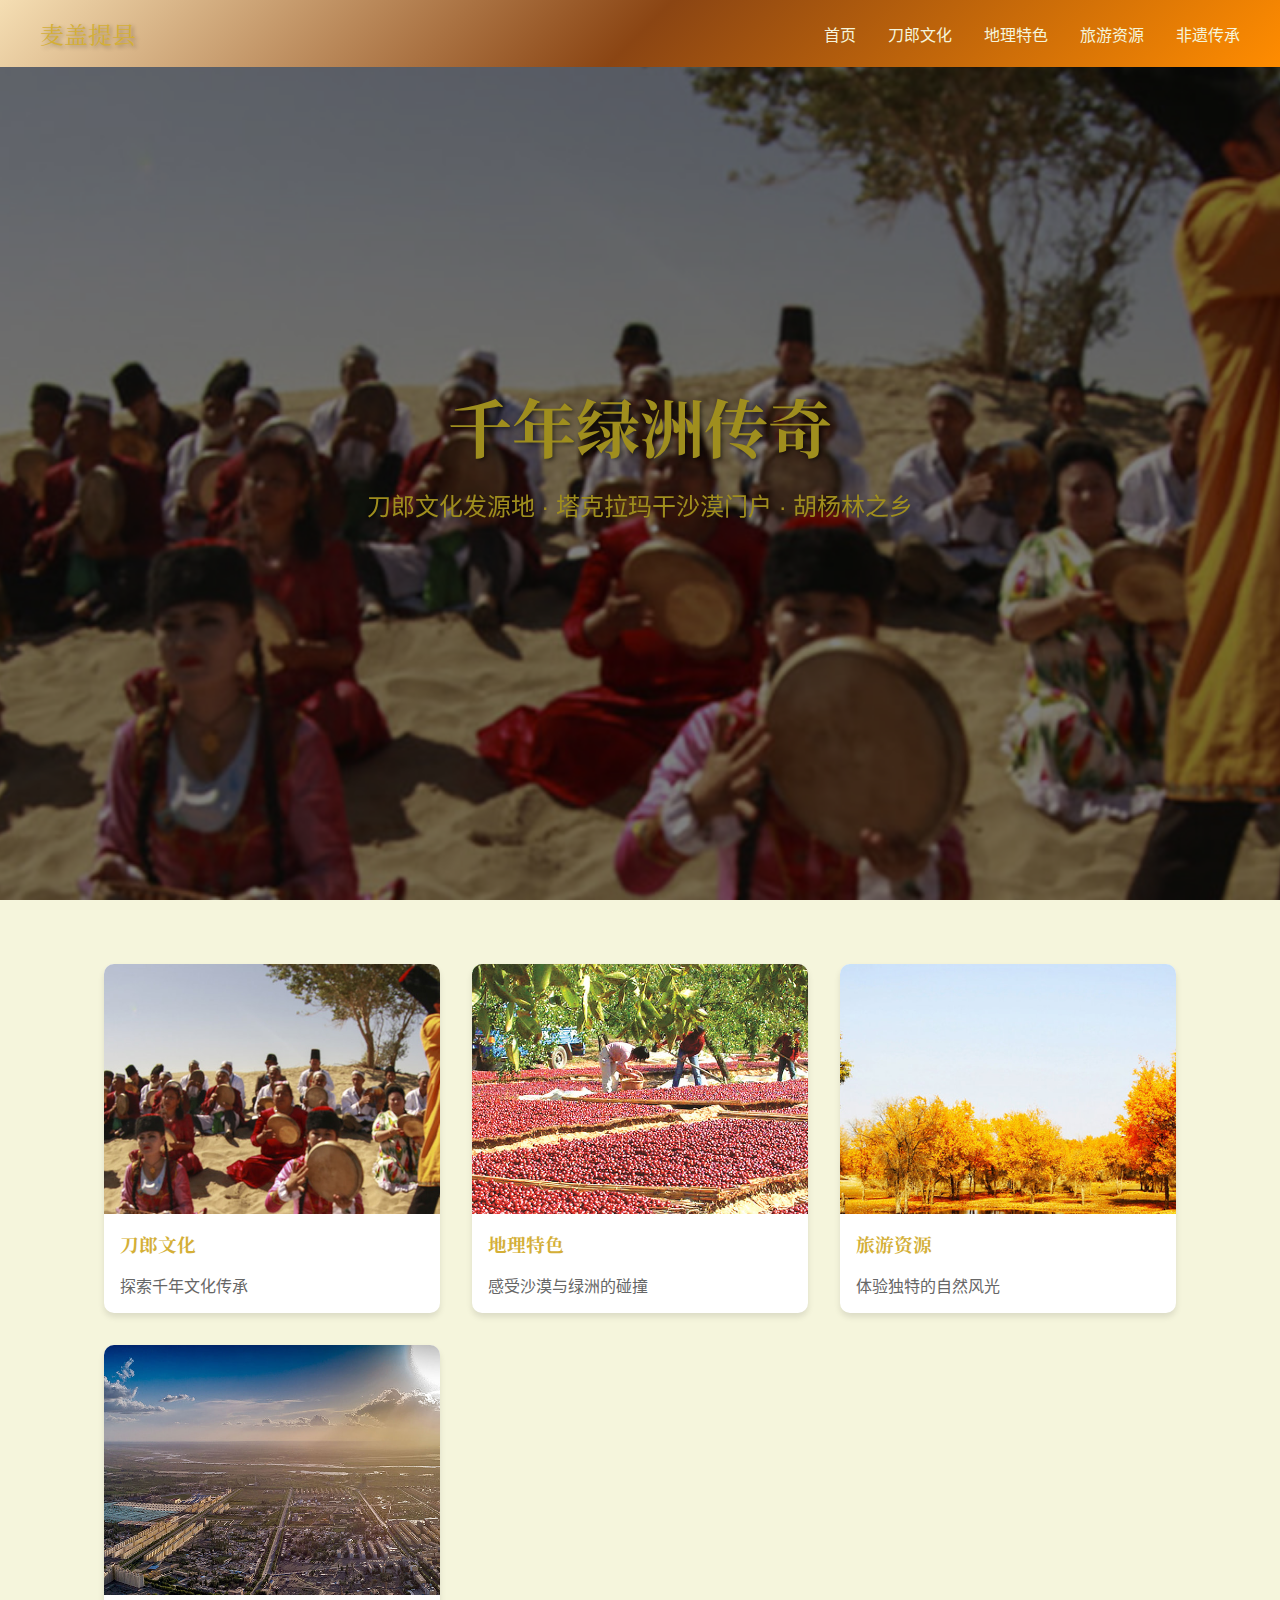
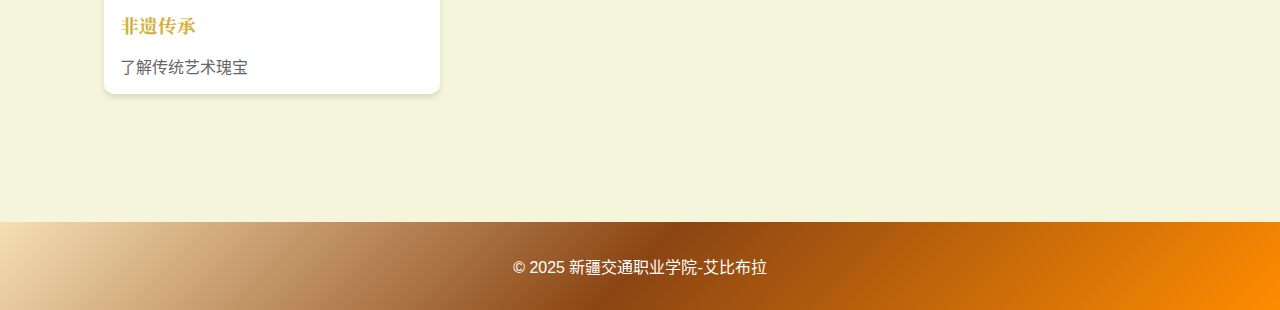
<file: index.html>
<!DOCTYPE html>
<html lang="zh-CN">
<head>
    <meta charset="UTF-8">
    <meta name="viewport" content="width=device-width, initial-scale=1.0, maximum-scale=1.0, user-scalable=no">
    <title>麦盖提县 - 刀郎文化发源地</title>
    <link rel="stylesheet" href="style.css">
    <link href="https://fonts.googleapis.com/css2?family=Noto+Serif+SC:wght@400;700&family=HarmonyOS+Sans:wght@300;400;500&display=swap" rel="stylesheet">
    <link rel="stylesheet" href="https://cdnjs.cloudflare.com/ajax/libs/font-awesome/6.0.0/css/all.min.css">
</head>
<body>
    <header class="header">
        <nav class="nav">
            <div class="logo">麦盖提县</div>
            <button class="mobile-menu-btn">
                <i class="fas fa-bars"></i>
            </button>
            <ul class="nav-links">
                <li><a href="index.html">首页</a></li>
                <li><a href="culture.html">刀郎文化</a></li>
                <li><a href="geography.html">地理特色</a></li>
                <li><a href="tourism.html">旅游资源</a></li>
                <li><a href="heritage.html">非遗传承</a></li>
            </ul>
        </nav>
    </header>

    <main>
        <section id="home" class="hero">
            <div class="hero-content">
                <h1>千年绿洲传奇</h1>
                <p>刀郎文化发源地 · 塔克拉玛干沙漠门户 · 胡杨林之乡</p>
            </div>
        </section>

        <section id="quick-access" class="quick-access">
            <div class="card">
                <img src="header_bj.jpg" alt="刀郎文化">
                <h3>刀郎文化</h3>
                <p>探索千年文化传承</p>
            </div>
            <div class="card">
                <img src="header_bj2.jpg" alt="地理特色">
                <h3>地理特色</h3>
                <p>感受沙漠与绿洲的碰撞</p>
            </div>
            <div class="card">
                <img src="header_bj3.jpg" alt="旅游资源">
                <h3>旅游资源</h3>
                <p>体验独特的自然风光</p>
            </div>
            <div class="card">
                <img src="header_bj4.jpg" alt="非遗传承">
                <h3>非遗传承</h3>
                <p>了解传统艺术瑰宝</p>
            </div>
        </section>
    </main>

    <footer>
        <p>&copy; 2025 新疆交通职业学院-艾比布拉</p>
    </footer>

    <script src="main.js"></script>
</body>
</html>
</file>
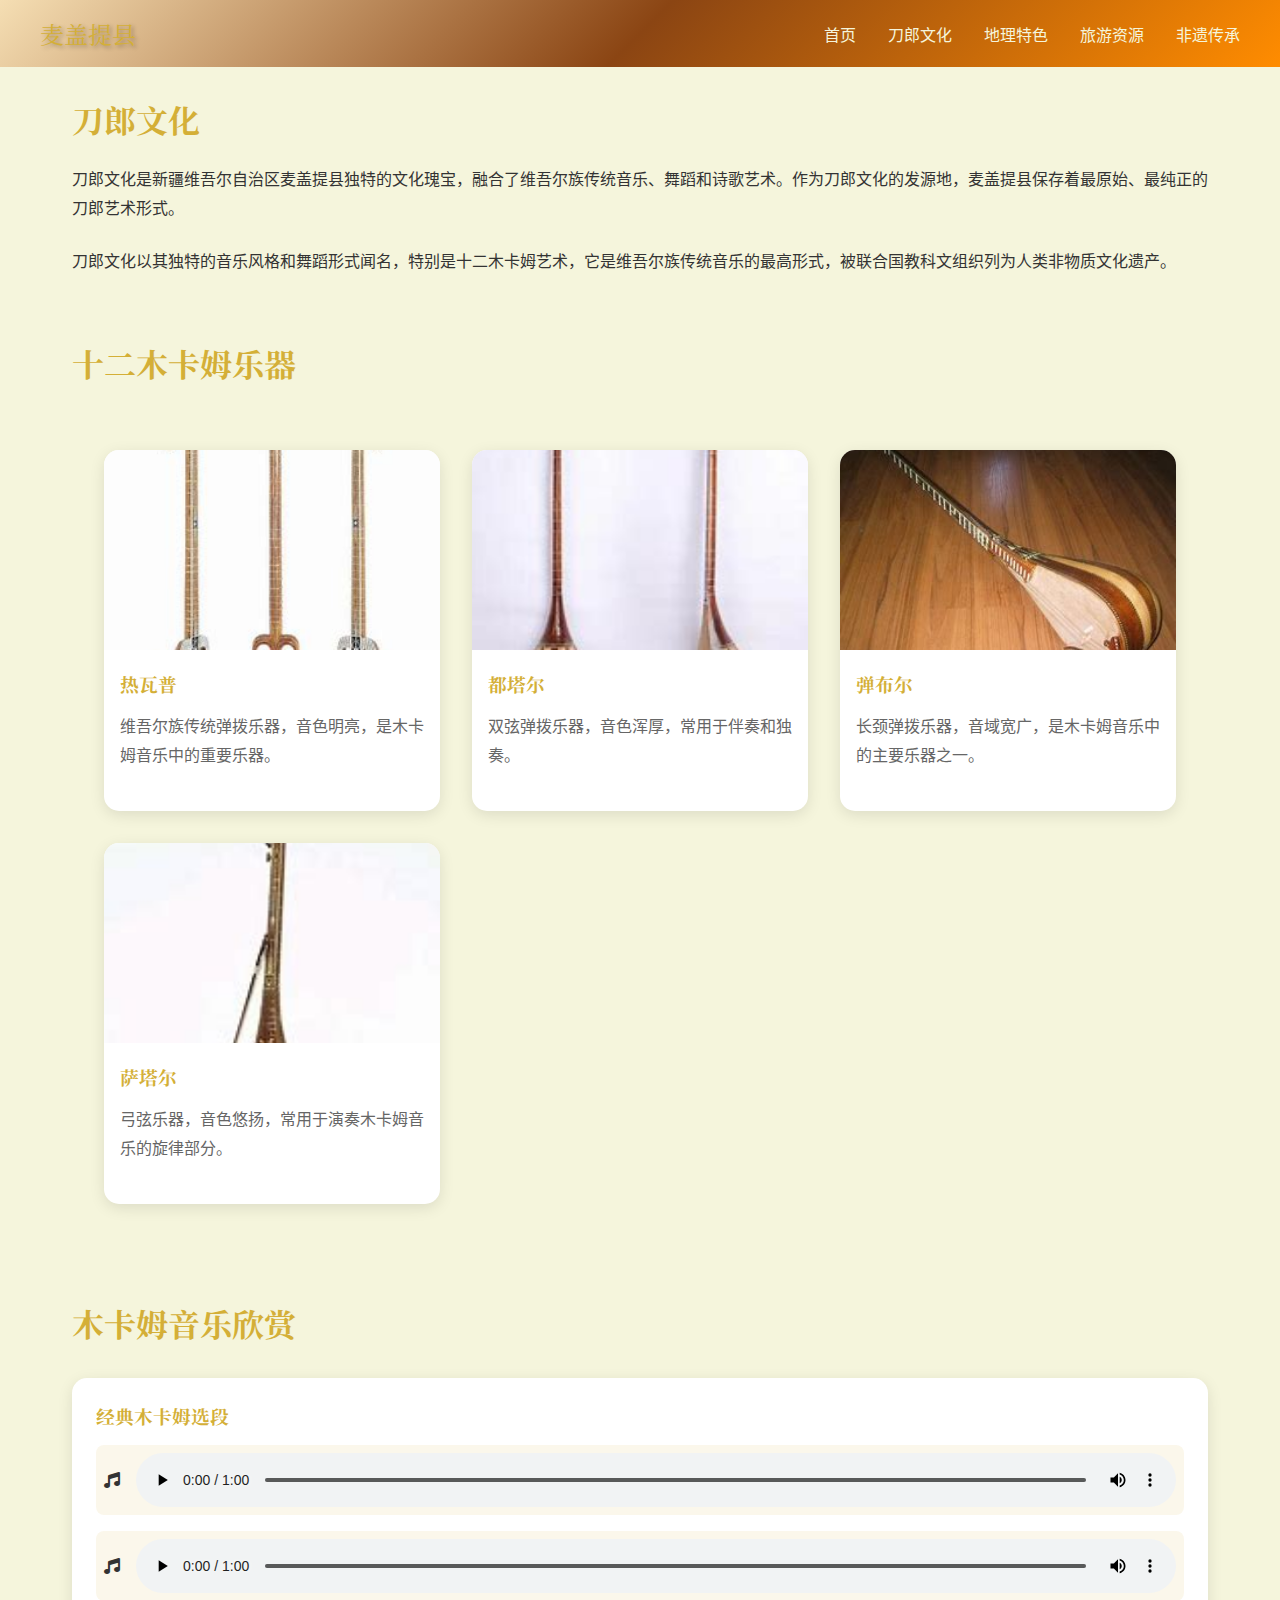
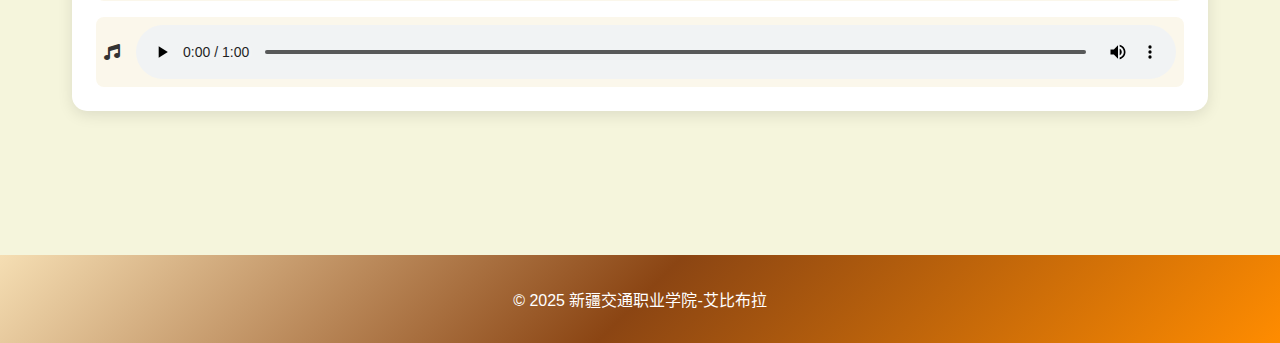
<file: culture.html>
<!DOCTYPE html>
<html lang="zh-CN">
<head>
    <meta charset="UTF-8">
    <meta name="viewport" content="width=device-width, initial-scale=1.0, maximum-scale=1.0, user-scalable=no">
    <title>刀郎文化 - 麦盖提县</title>
    <link rel="stylesheet" href="style.css">
    <link href="https://fonts.googleapis.com/css2?family=Noto+Serif+SC:wght@400;700&family=HarmonyOS+Sans:wght@300;400;500&display=swap" rel="stylesheet">
    <link rel="stylesheet" href="https://cdnjs.cloudflare.com/ajax/libs/font-awesome/6.0.0/css/all.min.css">
    <style>
        .culture-content {
            max-width: 1200px;
            margin: 0 auto;
            padding: 2rem;
        }

        .culture-section {
            margin-bottom: 3rem;
            margin-top: 4rem;
        }

        .culture-section h2 {
            font-family: 'Noto Serif SC', serif;
            color: var(--desert-gold);
            margin-bottom: 1.5rem;
            font-size: 2rem;
        }

        .culture-section p {
            line-height: 1.8;
            margin-bottom: 1.5rem;
            color: #333;
        }

        .instruments-grid {
            display: grid;
            grid-template-columns: repeat(auto-fit, minmax(250px, 1fr));
            gap: 2rem;
            margin-top: 2rem;
        }

        .instrument-card {
            background: white;
            border-radius: 15px;
            overflow: hidden;
            box-shadow: 0 4px 15px rgba(0,0,0,0.1);
            transition: transform 0.3s;
        }

        .instrument-card:hover {
            transform: translateY(-5px);
        }

        .instrument-card img {
            width: 100%;
            height: 200px;
            object-fit: cover;
        }

        .instrument-card h3 {
            padding: 1rem;
            color: var(--desert-gold);
            font-family: 'Noto Serif SC', serif;
        }

        .instrument-card p {
            padding: 0 1rem 1rem;
            color: #666;
        }

        .music-player {
            background: white;
            border-radius: 15px;
            padding: 1.5rem;
            margin-top: 2rem;
            box-shadow: 0 4px 15px rgba(0,0,0,0.1);
        }

        .music-player h3 {
            color: var(--desert-gold);
            margin-bottom: 1rem;
            font-family: 'Noto Serif SC', serif;
        }

        .audio-controls {
            display: flex;
            flex-direction: column;
            gap: 1rem;
        }

        .audio-item {
            display: flex;
            align-items: center;
            gap: 1rem;
            padding: 0.5rem;
            border-radius: 8px;
            background: rgba(212, 175, 55, 0.1);
        }

        .audio-item audio {
            flex: 1;
        }

        @media (max-width: 768px) {
            .culture-content {
                padding: 1rem;
            }

            .culture-section h2 {
                font-size: 1.5rem;
            }

            .instruments-grid {
                grid-template-columns: 1fr;
            }

            .instrument-card {
                transform: scale(0.95);
            }
        }
    </style>
</head>
<body>
    <header class="header">
        <nav class="nav">
            <div class="logo">麦盖提县</div>
            <button class="mobile-menu-btn">
                <i class="fas fa-bars"></i>
            </button>
            <ul class="nav-links">
                <li><a href="index.html">首页</a></li>
                <li><a href="culture.html">刀郎文化</a></li>
                <li><a href="geography.html">地理特色</a></li>
                <li><a href="tourism.html">旅游资源</a></li>
                <li><a href="heritage.html">非遗传承</a></li>
            </ul>
        </nav>
    </header>

    <main class="culture-content">
        <section class="culture-section">
            <h2>刀郎文化</h2>
            <p>刀郎文化是新疆维吾尔自治区麦盖提县独特的文化瑰宝，融合了维吾尔族传统音乐、舞蹈和诗歌艺术。作为刀郎文化的发源地，麦盖提县保存着最原始、最纯正的刀郎艺术形式。</p>
            <p>刀郎文化以其独特的音乐风格和舞蹈形式闻名，特别是十二木卡姆艺术，它是维吾尔族传统音乐的最高形式，被联合国教科文组织列为人类非物质文化遗产。</p>
        </section>

        <section class="culture-section">
            <h2>十二木卡姆乐器</h2>
            <div class="instruments-grid">
                <div class="instrument-card">
                    <img src="热瓦普.jpg" alt="热瓦普">
                    <h3>热瓦普</h3>
                    <p>维吾尔族传统弹拨乐器，音色明亮，是木卡姆音乐中的重要乐器。</p>
                </div>
                <div class="instrument-card">
                    <img src="都塔尔.jpg" alt="都塔尔">
                    <h3>都塔尔</h3>
                    <p>双弦弹拨乐器，音色浑厚，常用于伴奏和独奏。</p>
                </div>
                <div class="instrument-card">
                    <img src="弹布尔.jpg" alt="弹布尔">
                    <h3>弹布尔</h3>
                    <p>长颈弹拨乐器，音域宽广，是木卡姆音乐中的主要乐器之一。</p>
                </div>
                <div class="instrument-card">
                    <img src="萨塔尔.jpg" alt="萨塔尔">
                    <h3>萨塔尔</h3>
                    <p>弓弦乐器，音色悠扬，常用于演奏木卡姆音乐的旋律部分。</p>
                </div>
            </div>
        </section>

        <section class="culture-section">
            <h2>木卡姆音乐欣赏</h2>
            <div class="music-player">
                <h3>经典木卡姆选段</h3>
                <div class="audio-controls">
                    <div class="audio-item">
                        <i class="fas fa-music"></i>
                        <audio controls>
                            <source src="十二木卡姆 (片段)-juret-MP3下载-歌曲海.mp3" type="audio/mpeg">
                            您的浏览器不支持音频播放。
                        </audio>
                    </div>
                    <div class="audio-item">
                        <i class="fas fa-music"></i>
                        <audio controls>
                            <source src="十二木卡姆 (片段)-juret-MP3下载-歌曲海.mp3" type="audio/mpeg">
                            您的浏览器不支持音频播放。
                        </audio>
                    </div>
                    <div class="audio-item">
                        <i class="fas fa-music"></i>
                        <audio controls>
                            <source src="十二木卡姆 (片段)-juret-MP3下载-歌曲海.mp3" type="audio/mpeg">
                            您的浏览器不支持音频播放。
                        </audio>
                    </div>
                </div>
            </div>
        </section>
    </main>

    <footer>
        <p>&copy; 2025 新疆交通职业学院-艾比布拉</p>
    </footer>

    <script src="main.js"></script>
</body>
</html>
</file>
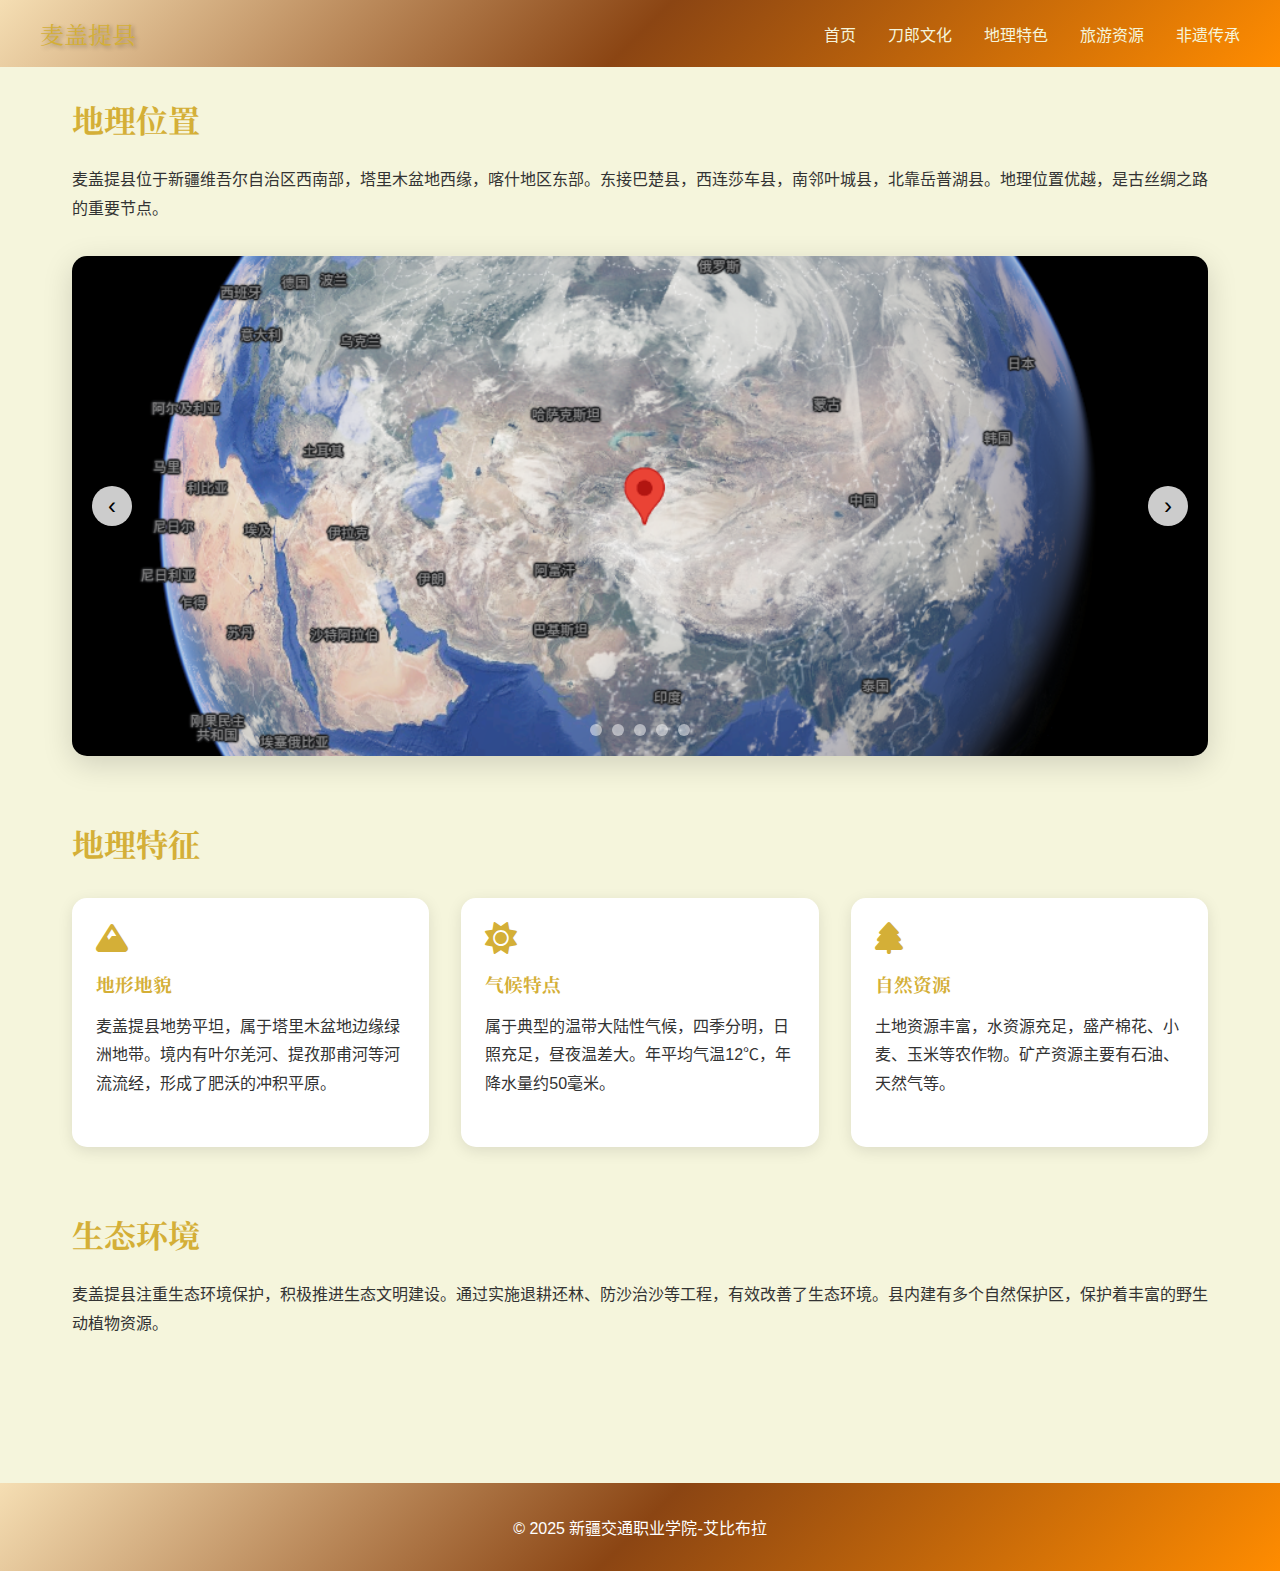
<file: geography.html>
<!DOCTYPE html>
<html lang="zh-CN">
<head>
    <meta charset="UTF-8">
    <meta name="viewport" content="width=device-width, initial-scale=1.0, maximum-scale=1.0, user-scalable=no">
    <title>地理特色 - 麦盖提县</title>
    <link rel="stylesheet" href="style.css">
    <link href="https://fonts.googleapis.com/css2?family=Noto+Serif+SC:wght@400;700&family=HarmonyOS+Sans:wght@300;400;500&display=swap" rel="stylesheet">
    <link rel="stylesheet" href="https://cdnjs.cloudflare.com/ajax/libs/font-awesome/6.0.0/css/all.min.css">
    <style>
        .geography-content {
            max-width: 1200px;
            margin: 0 auto;
            padding: 2rem;
        }

        .geography-section {
            margin-bottom: 3rem;
            margin-top: 4rem;
        }

        .geography-section h2 {
            font-family: 'Noto Serif SC', serif;
            color: var(--desert-gold);
            margin-bottom: 1.5rem;
            font-size: 2rem;
        }

        .geography-section p {
            line-height: 1.8;
            margin-bottom: 1.5rem;
            color: #333;
        }

        .feature-grid {
            display: grid;
            grid-template-columns: repeat(auto-fit, minmax(300px, 1fr));
            gap: 2rem;
            margin-top: 2rem;
        }

        .feature-card {
            background: white;
            border-radius: 15px;
            padding: 1.5rem;
            box-shadow: 0 4px 15px rgba(0,0,0,0.1);
        }

        .feature-card h3 {
            color: var(--desert-gold);
            margin-bottom: 1rem;
            font-family: 'Noto Serif SC', serif;
        }

        .feature-card i {
            font-size: 2rem;
            color: var(--desert-gold);
            margin-bottom: 1rem;
        }

        .map-container {
            width: 100%;
            height: 400px;
            margin: 2rem 0;
            border-radius: 15px;
            overflow: hidden;
        }

        @media (max-width: 768px) {
            .geography-content {
                padding: 1rem;
            }

            .geography-section h2 {
                font-size: 1.5rem;
            }

            .feature-grid {
                grid-template-columns: 1fr;
            }
        }
    </style>
    <style>
        /* 在原有样式下方添加轮播图样式 */
        .carousel-container {
            position: relative;
            max-width: 1200px;
            margin: 2rem auto;
            border-radius: 15px;
            overflow: hidden;
            box-shadow: 0 8px 30px rgba(0,0,0,0.15);
        }

        .carousel-slide {
            position: relative;
            height: 500px;
        }

        .carousel-slide img {
            position: absolute;
            width: 100%;
            height: 100%;
            object-fit: cover;
            opacity: 0;
            transition: opacity 0.8s ease;
        }

        .carousel-slide img.active {
            opacity: 1;
        }

        .carousel-btn {
            position: absolute;
            top: 50%;
            transform: translateY(-50%);
            background: rgba(255,255,255,0.8);
            border: none;
            width: 40px;
            height: 40px;
            border-radius: 50%;
            font-size: 1.5rem;
            cursor: pointer;
            transition: all 0.3s ease;
        }

        .carousel-btn:hover {
            background: white;
            box-shadow: 0 2px 10px rgba(0,0,0,0.2);
        }

        .prev { left: 20px; }
        .next { right: 20px; }

        .carousel-dots {
            position: absolute;
            bottom: 20px;
            left: 50%;
            transform: translateX(-50%);
            display: flex;
            gap: 10px;
        }

        /* 在媒体查询中添加移动端适配 */
        @media (max-width: 768px) {
            .carousel-container {
                margin: 1rem 0;
                border-radius: 0;
            }
            
            .carousel-slide {
                height: 300px;
            }
            
            .carousel-btn {
                width: 30px;
                height: 30px;
                font-size: 1.2rem;
            }
        }
    </style>
</head>
<body>
    <header class="header">
        <nav class="nav">
            <div class="logo">麦盖提县</div>
            <button class="mobile-menu-btn">
                <i class="fas fa-bars"></i>
            </button>
            <ul class="nav-links">
                <li><a href="index.html">首页</a></li>
                <li><a href="culture.html">刀郎文化</a></li>
                <li><a href="geography.html">地理特色</a></li>
                <li><a href="tourism.html">旅游资源</a></li>
                <li><a href="heritage.html">非遗传承</a></li>
            </ul>
        </nav>
    </header>

    <main class="geography-content">
        <section class="geography-section">
            <h2>地理位置</h2>
            <p>麦盖提县位于新疆维吾尔自治区西南部，塔里木盆地西缘，喀什地区东部。东接巴楚县，西连莎车县，南邻叶城县，北靠岳普湖县。地理位置优越，是古丝绸之路的重要节点。</p>
            <div class="carousel-container">
                <div class="carousel-slide">
                    <img src="diqiu.png" alt="麦盖提卫星图" class="active">
                    <img src="2.png" alt="地形特征">
                    <img src="3.png" alt="河流分布">
                    <img src="map.png" alt="地貌特征"></img>
                    <img src="4.png" alt="生态保护区">
                    
                </div>
                <button class="carousel-btn prev">‹</button>
                <button class="carousel-btn next">›</button>
                <div class="carousel-dots"></div>
            </div>
            
        </section>

        <section class="geography-section">
            <h2>地理特征</h2>
            <div class="feature-grid">
                <div class="feature-card">
                    <i class="fas fa-mountain"></i>
                    <h3>地形地貌</h3>
                    <p>麦盖提县地势平坦，属于塔里木盆地边缘绿洲地带。境内有叶尔羌河、提孜那甫河等河流流经，形成了肥沃的冲积平原。</p>
                </div>
                <div class="feature-card">
                    <i class="fas fa-sun"></i>
                    <h3>气候特点</h3>
                    <p>属于典型的温带大陆性气候，四季分明，日照充足，昼夜温差大。年平均气温12℃，年降水量约50毫米。</p>
                </div>
                <div class="feature-card">
                    <i class="fas fa-tree"></i>
                    <h3>自然资源</h3>
                    <p>土地资源丰富，水资源充足，盛产棉花、小麦、玉米等农作物。矿产资源主要有石油、天然气等。</p>
                </div>
            </div>
        </section>

        <section class="geography-section">
            <h2>生态环境</h2>
            <p>麦盖提县注重生态环境保护，积极推进生态文明建设。通过实施退耕还林、防沙治沙等工程，有效改善了生态环境。县内建有多个自然保护区，保护着丰富的野生动植物资源。</p>
        </section>
    </main>

    <footer>
        <p>&copy; 2025 新疆交通职业学院-艾比布拉</p>
    </footer>

       <script>
        // 轮播图功能
        const slideWrapper = document.querySelector('.carousel-slide');
        const images = document.querySelectorAll('.carousel-slide img');
        const dotsContainer = document.querySelector('.carousel-dots');
        let currentIndex = 0;

        // 创建指示点
        images.forEach((_, index) => {
            const dot = document.createElement('div');
            dot.className = 'carousel-dot' + (index === 0 ? ' active' : '');
            dot.style.cssText = 'width:12px;height:12px;background:rgba(255,255,255,0.5);border-radius:50%;cursor:pointer;transition:all 0.3s ease';
            dot.addEventListener('click', () => goToSlide(index));
            dotsContainer.appendChild(dot);
        });

        // 自动轮播
        let autoPlay = setInterval(nextSlide, 5000);

        function nextSlide() {
            currentIndex = (currentIndex + 1) % images.length;
            updateSlider();
        }

        function prevSlide() {
            currentIndex = (currentIndex - 1 + images.length) % images.length;
            updateSlider();
        }

        function goToSlide(index) {
            currentIndex = index;
            updateSlider();
        }

        function updateSlider() {
            images.forEach(img => img.classList.remove('active'));
            images[currentIndex].classList.add('active');
            
            document.querySelectorAll('.carousel-dot').forEach((dot, index) => {
                dot.style.background = index === currentIndex ? 'rgba(255,255,255,0.9)' : 'rgba(255,255,255,0.5)';
            });
            
            clearInterval(autoPlay);
            autoPlay = setInterval(nextSlide, 5000);
        }

        // 绑定按钮事件
        document.querySelector('.next').addEventListener('click', nextSlide);
        document.querySelector('.prev').addEventListener('click', prevSlide);
    </script>
     <script src="main.js"></script>
</body>
</html>
</file>
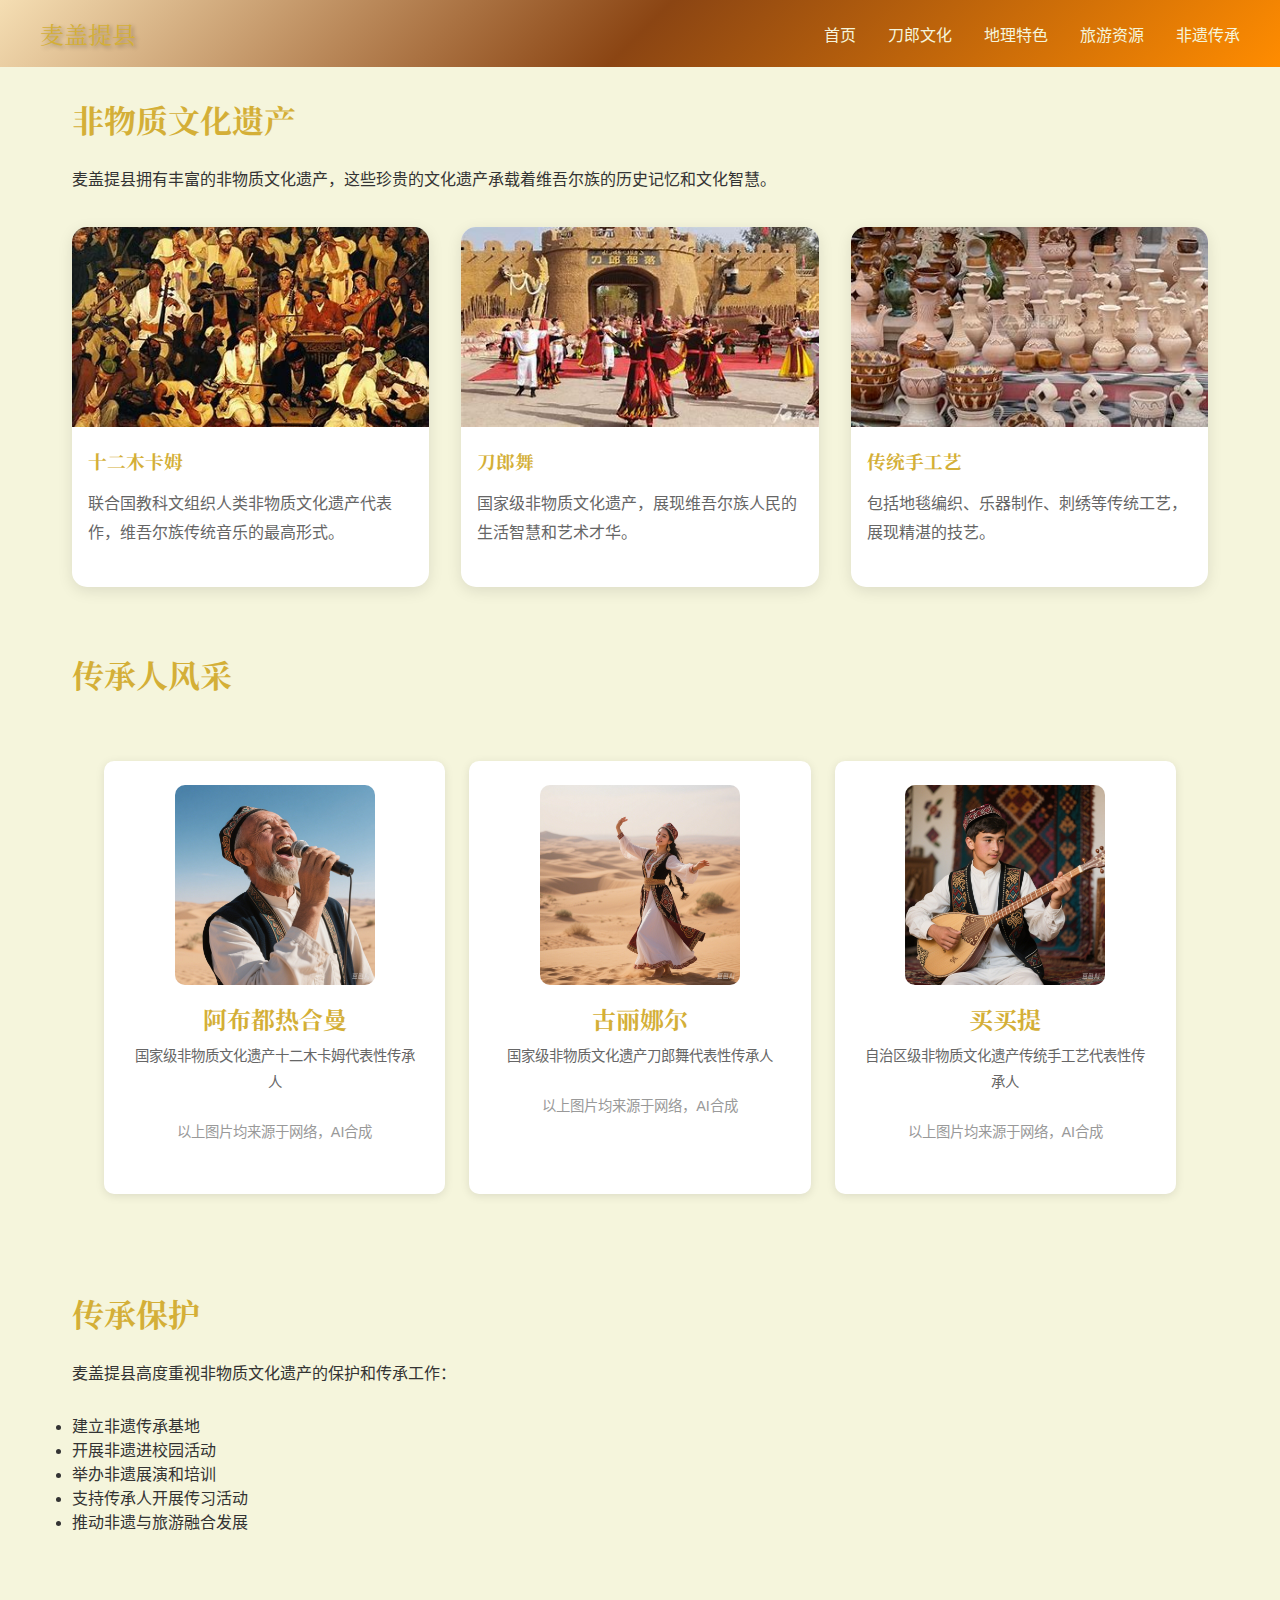
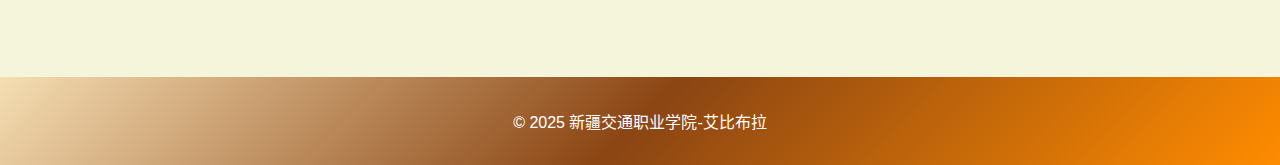
<file: heritage.html>
<!DOCTYPE html>
<html lang="zh-CN">
<head>
    <meta charset="UTF-8">
    <meta name="viewport" content="width=device-width, initial-scale=1.0, maximum-scale=1.0, user-scalable=no">
    <title>非遗传承 - 麦盖提县</title>
    <link rel="stylesheet" href="style.css">
    <link href="https://fonts.googleapis.com/css2?family=Noto+Serif+SC:wght@400;700&family=HarmonyOS+Sans:wght@300;400;500&display=swap" rel="stylesheet">
    <link rel="stylesheet" href="https://cdnjs.cloudflare.com/ajax/libs/font-awesome/6.0.0/css/all.min.css">
    <style>
        .heritage-content {
            max-width: 1200px;
            margin: 0 auto;
            padding: 2rem;
        }

        .heritage-section {
            margin-bottom: 3rem;
            margin-top: 4rem;
        }

        .heritage-section h2 {
            font-family: 'Noto Serif SC', serif;
            color: var(--desert-gold);
            margin-bottom: 1.5rem;
            font-size: 2rem;
        }

        .heritage-section p {
            line-height: 1.8;
            margin-bottom: 1.5rem;
            color: #333;
        }

        .heritage-grid {
            display: grid;
            grid-template-columns: repeat(auto-fit, minmax(300px, 1fr));
            gap: 2rem;
            margin-top: 2rem;
        }

        .heritage-card {
            background: white;
            border-radius: 15px;
            overflow: hidden;
            box-shadow: 0 4px 15px rgba(0,0,0,0.1);
            transition: transform 0.3s;
        }

        .heritage-card:hover {
            transform: translateY(-5px);
        }

        .heritage-card img {
            width: 100%;
            height: 200px;
            object-fit: cover;
        }

        .heritage-card h3 {
            padding: 1rem;
            color: var(--desert-gold);
            font-family: 'Noto Serif SC', serif;
        }

        .heritage-card p {
            padding: 0 1rem 1rem;
            color: #666;
        }

        .master-list {
            display: grid;
            grid-template-columns: repeat(auto-fit, minmax(250px, 1fr));
            gap: 1.5rem;
            margin-top: 2rem;
        }

        .master-card {
            background: white;
            border-radius: 10px;
            padding: 1.5rem;
            box-shadow: 0 2px 10px rgba(0,0,0,0.1);
        }

        .master-card img {
            width: 200px;
            height: 200px;
            border-radius: 5%;
            object-fit: cover;
            margin-bottom: 1rem;
        }

        .master-card h3 {
            color: var(--desert-gold);
            margin-bottom: 0.5rem;
        }

        .master-card p {
            color: #666;
            font-size: 0.9rem;
        }

        @media (max-width: 768px) {
            .heritage-content {
                padding: 1rem;
            }

            .heritage-section h2 {
                font-size: 1.5rem;
            }

            .heritage-grid {
                grid-template-columns: 1fr;
            }
        }
    </style>
</head>
<body>
    <header class="header">
        <nav class="nav">
            <div class="logo">麦盖提县</div>
            <button class="mobile-menu-btn">
                <i class="fas fa-bars"></i>
            </button>
            <ul class="nav-links">
                <li><a href="index.html">首页</a></li>
                <li><a href="culture.html">刀郎文化</a></li>
                <li><a href="geography.html">地理特色</a></li>
                <li><a href="tourism.html">旅游资源</a></li>
                <li><a href="heritage.html">非遗传承</a></li>
            </ul>
        </nav>
    </header>

    <main class="heritage-content">
        <section class="heritage-section">
            <h2>非物质文化遗产</h2>
            <p>麦盖提县拥有丰富的非物质文化遗产，这些珍贵的文化遗产承载着维吾尔族的历史记忆和文化智慧。</p>
            <div class="heritage-grid">
                <div class="heritage-card">
                    <img src="rrr.jpg" alt="十二木卡姆">
                    <h3>十二木卡姆</h3>
                    <p>联合国教科文组织人类非物质文化遗产代表作，维吾尔族传统音乐的最高形式。</p>
                </div>
                <div class="heritage-card">
                    <img src="daolangwu.jpg" alt="刀郎舞">
                    <h3>刀郎舞</h3>
                    <p>国家级非物质文化遗产，展现维吾尔族人民的生活智慧和艺术才华。</p>
                </div>
                <div class="heritage-card">
                    <img src="shouyi.jpg" alt="传统手工艺">
                    <h3>传统手工艺</h3>
                    <p>包括地毯编织、乐器制作、刺绣等传统工艺，展现精湛的技艺。</p>
                </div>
            </div>
        </section>

        <section class="heritage-section">
            <h2>传承人风采</h2>
            <div class="master-list">
                <div class="master-card">
                    <img src="维族大叔.png" alt="木卡姆传承人">
                    <h3>阿布都热合曼</h3>
                    <p>国家级非物质文化遗产十二木卡姆代表性传承人</p>
                    <p>以上图片均来源于网络，AI合成</p>
                </div>
                <div class="master-card">
                    <img src="沙漠中跳舞的姑娘2.png" alt="刀郎舞传承人">
                    <h3>古丽娜尔</h3>
                    <p>国家级非物质文化遗产刀郎舞代表性传承人</p>
                    <p>以上图片均来源于网络，AI合成</p>
                </div>
                <div class="master-card">
                    <img src="弹都塔尔.png" alt="手工艺传承人">
                    <h3>买买提</h3>
                    <p>自治区级非物质文化遗产传统手工艺代表性传承人</p>
                    <p>以上图片均来源于网络，AI合成</p>
                </div>
            </div>
        </section>

        <section class="heritage-section">
            <h2>传承保护</h2>
            <p>麦盖提县高度重视非物质文化遗产的保护和传承工作：</p>
            <ul>
                <li>建立非遗传承基地</li>
                <li>开展非遗进校园活动</li>
                <li>举办非遗展演和培训</li>
                <li>支持传承人开展传习活动</li>
                <li>推动非遗与旅游融合发展</li>
            </ul>
        </section>
    </main>

    <footer>
        <p>&copy; 2025 新疆交通职业学院-艾比布拉</p>
    </footer>

    <script src="main.js"></script>
    <script>
        // 添加移动端菜单切换功能
        document.querySelector('.mobile-menu-btn').addEventListener('click', function() {
            document.querySelector('.nav-links').classList.toggle('active');
        });
    </script>
</body>
</html>
</file>
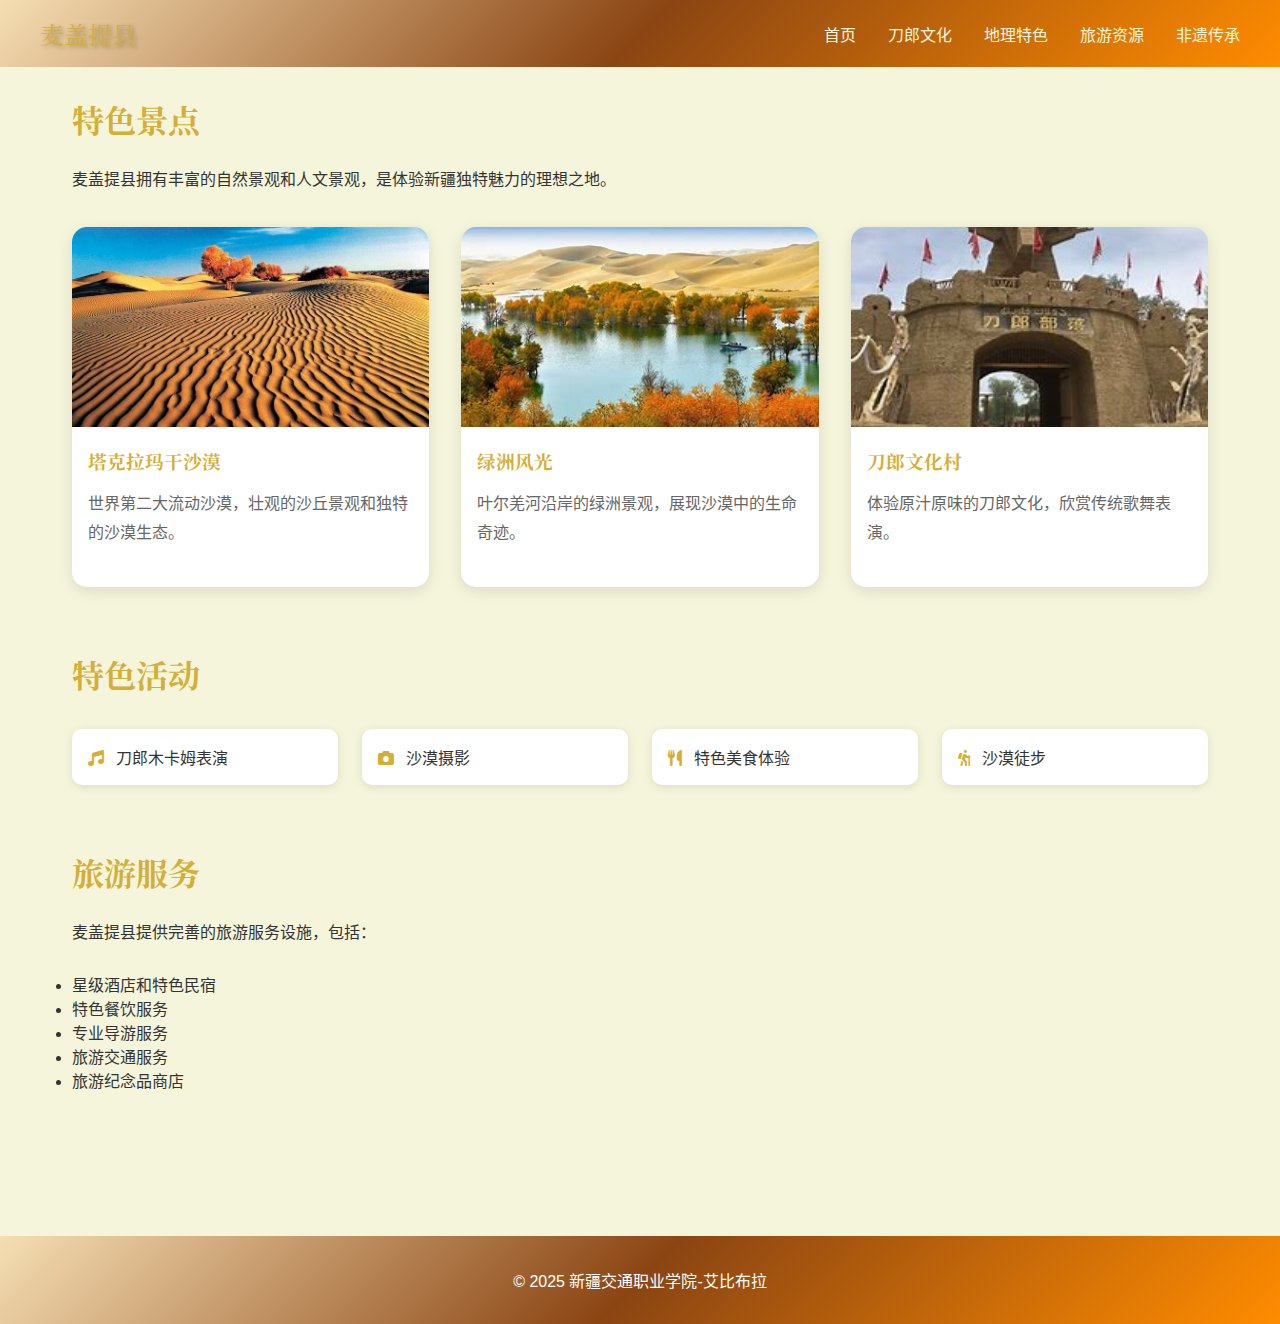
<file: tourism.html>
<!DOCTYPE html>
<html lang="zh-CN">
<head>
    <meta charset="UTF-8">
    <meta name="viewport" content="width=device-width, initial-scale=1.0, maximum-scale=1.0, user-scalable=no">
    <title>旅游资源 - 麦盖提县</title>
    <link rel="stylesheet" href="style.css">
    <link href="https://fonts.googleapis.com/css2?family=Noto+Serif+SC:wght@400;700&family=HarmonyOS+Sans:wght@300;400;500&display=swap" rel="stylesheet">
    <link rel="stylesheet" href="https://cdnjs.cloudflare.com/ajax/libs/font-awesome/6.0.0/css/all.min.css">
    <style>
        .tourism-content {
            max-width: 1200px;
            margin: 0 auto;
            padding: 2rem;
        }

        .tourism-section {
            margin-bottom: 3rem;
            margin-top: 4rem;
        }

        .tourism-section h2 {
            font-family: 'Noto Serif SC', serif;
            color: var(--desert-gold);
            margin-bottom: 1.5rem;
            font-size: 2rem;
        }

        .tourism-section p {
            line-height: 1.8;
            margin-bottom: 1.5rem;
            color: #333;
        }

        .attractions-grid {
            display: grid;
            grid-template-columns: repeat(auto-fit, minmax(300px, 1fr));
            gap: 2rem;
            margin-top: 2rem;
        }

        .attraction-card {
            background: white;
            border-radius: 15px;
            overflow: hidden;
            box-shadow: 0 4px 15px rgba(0,0,0,0.1);
            transition: transform 0.3s;
        }

        .attraction-card:hover {
            transform: translateY(-5px);
        }

        .attraction-card img {
            width: 100%;
            height: 200px;
            object-fit: cover;
        }

        .attraction-card h3 {
            padding: 1rem;
            color: var(--desert-gold);
            font-family: 'Noto Serif SC', serif;
        }

        .attraction-card p {
            padding: 0 1rem 1rem;
            color: #666;
        }

        .activity-list {
            display: grid;
            grid-template-columns: repeat(auto-fit, minmax(250px, 1fr));
            gap: 1.5rem;
            margin-top: 2rem;
        }

        .activity-item {
            background: white;
            border-radius: 10px;
            padding: 1rem;
            box-shadow: 0 2px 10px rgba(0,0,0,0.1);
        }

        .activity-item i {
            color: var(--desert-gold);
            margin-right: 0.5rem;
        }

        @media (max-width: 768px) {
            .tourism-content {
                padding: 1rem;
            }

            .tourism-section h2 {
                font-size: 1.5rem;
            }

            .attractions-grid {
                grid-template-columns: 1fr;
            }
        }
    </style>
</head>
<body>
    <header class="header">
        <nav class="nav">
            <div class="logo">麦盖提县</div>
            <button class="mobile-menu-btn">
                <i class="fas fa-bars"></i>
            </button>
            <ul class="nav-links">
                <li><a href="index.html">首页</a></li>
                <li><a href="culture.html">刀郎文化</a></li>
                <li><a href="geography.html">地理特色</a></li>
                <li><a href="tourism.html">旅游资源</a></li>
                <li><a href="heritage.html">非遗传承</a></li>
            </ul>
        </nav>
    </header>

    <main class="tourism-content">
        <section class="tourism-section">
            <h2>特色景点</h2>
            <p>麦盖提县拥有丰富的自然景观和人文景观，是体验新疆独特魅力的理想之地。</p>
            <div class="attractions-grid">
                <div class="attraction-card">
                    <img src="shamo11.jpg" alt="塔克拉玛干沙漠">
                    <h3>塔克拉玛干沙漠</h3>
                    <p>世界第二大流动沙漠，壮观的沙丘景观和独特的沙漠生态。</p>
                </div>
                <div class="attraction-card">
                    <img src="shamolvzhou.jpg" alt="绿洲风光">
                    <h3>绿洲风光</h3>
                    <p>叶尔羌河沿岸的绿洲景观，展现沙漠中的生命奇迹。</p>
                </div>
                <div class="attraction-card">
                    <img src="cun.jpg" alt="刀郎文化村">
                    <h3>刀郎文化村</h3>
                    <p>体验原汁原味的刀郎文化，欣赏传统歌舞表演。</p>
                </div>
            </div>
        </section>

        <section class="tourism-section">
            <h2>特色活动</h2>
            <div class="activity-list">
                <div class="activity-item">
                    <i class="fas fa-music"></i>
                    <span>刀郎木卡姆表演</span>
                </div>
                <div class="activity-item">
                    <i class="fas fa-camera"></i>
                    <span>沙漠摄影</span>
                </div>
                <div class="activity-item">
                    <i class="fas fa-utensils"></i>
                    <span>特色美食体验</span>
                </div>
                <div class="activity-item">
                    <i class="fas fa-hiking"></i>
                    <span>沙漠徒步</span>
                </div>
            </div>
        </section>

        <section class="tourism-section">
            <h2>旅游服务</h2>
            <p>麦盖提县提供完善的旅游服务设施，包括：</p>
            <ul>
                <li>星级酒店和特色民宿</li>
                <li>特色餐饮服务</li>
                <li>专业导游服务</li>
                <li>旅游交通服务</li>
                <li>旅游纪念品商店</li>
            </ul>
        </section>
    </main>

    <footer>
        <p>&copy; 2025 新疆交通职业学院-艾比布拉</p>
    </footer>

    <script src="main.js"></script>
</body>
</html>
</file>
<file: style.css>
:root {
    --desert-gold: #D4AF37;
    --oasis-green: #5D8C7B;
    --sand-gradient: linear-gradient(135deg, #F5DEB3, #8B4513, #FF8C00);
    --text-gold: #D4AF37;
    --text-light: #F5F5DC;
}

* {
    margin: 0;
    padding: 0;
    box-sizing: border-box;
}

body {
    font-family: 'HarmonyOS Sans', sans-serif;
    background-color: #F5F5DC;
    color: #333;
}

.header {
    background: var(--sand-gradient);
    padding: 1rem;
    position: fixed;
    width: 100%;
    top: 0;
    z-index: 1000;
}

.nav {
    display: flex;
    justify-content: space-between;
    align-items: center;
    max-width: 1200px;
    margin: 0 auto;
}

.logo {
    font-family: 'Noto Serif SC', serif;
    font-size: 1.5rem;
    color: var(--text-gold);
    text-shadow: 2px 2px 4px rgba(0,0,0,0.3);
}

.nav-links {
    display: flex;
    list-style: none;
    gap: 2rem;
}

.nav-links a {
    color: var(--text-light);
    text-decoration: none;
    font-weight: 500;
    transition: color 0.3s;
}

.nav-links a:hover {
    color: var(--desert-gold);
}

.hero {
    height: 100vh;
    background-image: url('header_bj.jpg');
    background-size: cover;
    background-position: center;
    display: flex;
    align-items: center;
    justify-content: center;
    text-align: center;
    position: relative;
}

.hero::before {
    content: '';
    position: absolute;
    top: 0;
    left: 0;
    right: 0;
    bottom: 0;
    background: rgba(0,0,0,0.5);
}

.hero-content {
    position: relative;
    z-index: 1;
    color: rgb(159, 142, 30);
}

.hero-content h1 {
    font-family: 'Noto Serif SC', serif;
    font-size: 4rem;
    margin-bottom: 1rem;
    text-shadow: 2px 2px 4px rgba(0,0,0,0.5);
}

.hero-content p {
    font-size: 1.5rem;
    max-width: 600px;
    margin: 0 auto;
}

.quick-access {
    display: grid;
    grid-template-columns: repeat(auto-fit, minmax(300px, 1fr));
    gap: 2rem;
    padding: 4rem;
    max-width: 1200px;
    margin: 0 auto;
}

.card {
    background: rgb(255, 255, 255);
    border-radius: 10px;
    overflow: hidden;
    box-shadow: 0 4px 6px rgba(0,0,0,0.1);
    transition: transform 0.3s;
    display: flex;
    flex-direction: column;
    height: 100%;
}

.card:hover {
    transform: translateY(-5px);
}

.card img {
    width: 100%;
    height: 250px;
    object-fit: cover;
    object-position: center;
}

.card h3 {
    font-family: 'Noto Serif SC', serif;
    color: var(--desert-gold);
    padding: 1rem;
    margin: 0;
}

.card p {
    padding: 0 1rem 1rem;
    color: #666;
    flex-grow: 1;
}

footer {
    background: var(--sand-gradient);
    color: white;
    text-align: center;
    padding: 2rem;
    margin-top: 4rem;
}

.mobile-menu-btn {
    display: none;
    background: none;
    border: none;
    color: var(--text-light);
    font-size: 1.2rem;
    cursor: pointer;
    padding: 0.5rem 1rem;
    transition: all 0.3s ease;
    position: relative;
}

.mobile-menu-btn i {
    transition: transform 0.3s ease;
}

.mobile-menu-btn.active i {
    transform: rotate(90deg);
}

@media (max-width: 768px) {
    .mobile-menu-btn {
        display: block;
        z-index: 1001;
    }

    .nav-links {
        position: fixed;
        top: 50px;
        right: 20px;
        background: rgba(255, 255, 255, 0.85);
        backdrop-filter: blur(15px) saturate(180%);
        -webkit-backdrop-filter: blur(15px) saturate(180%);
        flex-direction: column;
        padding: 1.5rem;
        gap: 1rem;
        transform: translateX(100%) scale(0.8);
        transition: all 0.4s cubic-bezier(0.4, 0, 0.2, 1);
        z-index: 999;
        border-radius: 20px;
        box-shadow: 0 8px 32px rgba(0, 0, 0, 0.1);
        min-width: 180px;
        border: 1px solid rgba(255, 255, 255, 0.2);
    }

    .nav-links.active {
        transform: translateX(0) scale(1);
        
    }

    .nav-links li {
        width: 100%;
        text-align: left;
        opacity: 0;
        transform: translateX(30px);
        transition: all 0.4s cubic-bezier(0.4, 0, 0.2, 1);
    }

    .nav-links.active li {
        opacity: 1;
        transform: translateX(0);
    }

    .nav-links li:nth-child(1) { transition-delay: 0.1s; }
    .nav-links li:nth-child(2) { transition-delay: 0.15s; }
    .nav-links li:nth-child(3) { transition-delay: 0.2s; }
    .nav-links li:nth-child(4) { transition-delay: 0.25s; }
    .nav-links li:nth-child(5) { transition-delay: 0.3s; }

    .nav-links a {
        display: flex;
        align-items: center;
        padding: 0.8rem 1.2rem;
        font-size: 1rem;
        color: #333;
        text-decoration: none;
        border-radius: 12px;
        transition: all 0.3s ease;
        position: relative;
        overflow: hidden;
        background: rgba(255, 255, 255, 0.1);
    }

    .nav-links a::before {
        content: '';
        position: absolute;
        top: 0;
        left: 0;
        width: 100%;
        height: 100%;
        background: linear-gradient(135deg, 
            rgba(212, 175, 55, 0.15), 
            rgba(93, 140, 123, 0.15));
        opacity: 0;
        transition: opacity 0.3s ease;
        backdrop-filter: blur(5px);
        -webkit-backdrop-filter: blur(5px);
    }

    .nav-links a:hover {
        color: var(--desert-gold);
        transform: translateX(5px);
        background: rgba(255, 255, 255, 0.2);
        
    }

    .nav-links a:hover::before {
        opacity: 1;
    }

    .nav-links a::after {
        content: '';
        position: absolute;
        bottom: 0;
        left: 0;
        width: 0;
        height: 2px;
        background: linear-gradient(90deg, 
            var(--desert-gold), 
            var(--oasis-green));
        transition: width 0.3s ease;
    }

    .nav-links a:hover::after {
        width: 100%;
    }

    .hero {
        height: 50vh;
        margin-top: 50px;
    }

    .hero-content h1 {
        font-size: 2rem;
        padding: 0 1rem;
        line-height: 1.2;
    }

    .hero-content p {
        font-size: 1rem;
        padding: 0 1rem;
        line-height: 1.4;
    }

    .quick-access {
        padding: 2rem 1rem;
        gap: 1.5rem;
        grid-template-columns: 1fr;
    }

    .card {
        margin-bottom: 1.5rem;
    }

    .card img {
        height: 200px;
    }

    .card h3 {
        font-size: 1.2rem;
        padding: 1rem;
    }

    .card p {
        font-size: 0.9rem;
        padding: 0 1rem 1rem;
    }

    footer {
        padding: 1.5rem;
        font-size: 0.9rem;
    }
}

@media (max-width: 480px) {
    html {
        font-size: 12px;
    }

    .hero {
        height: 40vh;
    }

    .hero-content h1 {
        font-size: 1.8rem;
    }

    .hero-content p {
        font-size: 0.9rem;
    }

    .quick-access {
        padding: 1.5rem 1rem;
        gap: 1rem;
    }

    .card {
        transform: scale(0.9);
        margin-bottom: 1rem;
    }

    .card img {
        height: 180px;
    }

    .card h3 {
        font-size: 1.1rem;
        padding: 0.8rem;
    }

    .card p {
        font-size: 0.8rem;
        padding: 0 0.8rem 0.8rem;
    }

    .nav-links {
        min-width: 160px;
        padding: 1rem;
    }

    .nav-links a {
        padding: 0.7rem 1rem;
        font-size: 0.9rem;
    }
}

/* 添加触摸设备优化 */
@media (hover: none) {
    .card:hover {
        transform: none;
    }
    
    .nav-links a:hover {
        color: var(--text-light);
    }
}

.instruments-grid {
    display: grid;
    grid-template-columns: repeat(auto-fit, minmax(250px, 1fr));
    gap: 2rem;
    padding: 2rem;
    max-width: 1200px;
    margin: 0 auto;
}

.instrument-card {
    background: white;
    border-radius: 10px;
    overflow: hidden;
    box-shadow: 0 4px 6px rgba(0,0,0,0.1);
    transition: transform 0.3s;
}

.instrument-card:hover {
    transform: translateY(-5px);
}

.instrument-card img {
    width: 100%;
    height: 200px;
    object-fit: cover;
}

.instrument-card h3 {
    font-family: 'Noto Serif SC', serif;
    color: var(--desert-gold);
    padding: 1rem;
    margin: 0;
}

.instrument-card p {
    padding: 0 1rem 1rem;
    color: #666;
}

@media (max-width: 768px) {
    .instruments-grid {
        grid-template-columns: repeat(auto-fit, minmax(200px, 1fr));
        gap: 1.5rem;
        padding: 1.5rem;
    }

    .instrument-card img {
        height: 180px;
    }
}

@media (max-width: 480px) {
    .instruments-grid {
        grid-template-columns: 1fr;
        gap: 1rem;
        padding: 1rem;
    }

    .instrument-card img {
        height: 150px;
    }
}

/* 删除main标签的样式 */
main {
    /* 删除这些样式 */
}

.master-list {
    display: grid;
    grid-template-columns: repeat(auto-fit, minmax(300px, 1fr));
    gap: 2rem;
    padding: 2rem;
    max-width: 1200px;
    margin: 0 auto;
}

.master-card {
    background: white;
    border-radius: 10px;
    overflow: hidden;
    box-shadow: 0 4px 6px rgba(0,0,0,0.1);
    transition: transform 0.3s;
    padding: 1.5rem;
    text-align: center;
}

.master-card:hover {
    transform: translateY(-5px);
}

.master-card img {
    width: 200px;
    height: 200px;
    border-radius: 50%;
    object-fit: cover;
    margin: 0 auto 1rem;
    display: block;
}

.master-card h3 {
    font-family: 'Noto Serif SC', serif;
    color: var(--desert-gold);
    margin-bottom: 0.5rem;
    font-size: 1.5rem;
}

.master-card p {
    color: #666;
    margin-bottom: 0.5rem;
    line-height: 1.6;
}

.master-card p:last-child {
    font-size: 0.9rem;
    color: #999;
    margin-top: 1rem;
}

@media (max-width: 768px) {
    .master-list {
        grid-template-columns: repeat(auto-fit, minmax(250px, 1fr));
        gap: 1.5rem;
        padding: 1.5rem;
    }

    .master-card img {
        width: 180px;
        height: 180px;
    }
}

@media (max-width: 480px) {
    .master-list {
        grid-template-columns: 1fr;
        gap: 1rem;
        padding: 1rem;
    }

    .master-card img {
        width: 160px;
        height: 160px;
    }
}

@media (max-width: 768px) {
    .nav-links {
        display: none;
        position: absolute;
        top: 60px;
        left: 0;
        right: 0;
        background: white;
        padding: 1rem;
    }
    
    .nav-links.active {
        display: block;
    }
    
    .nav-links li {
        margin: 1rem 0;
    }
}
</file>
